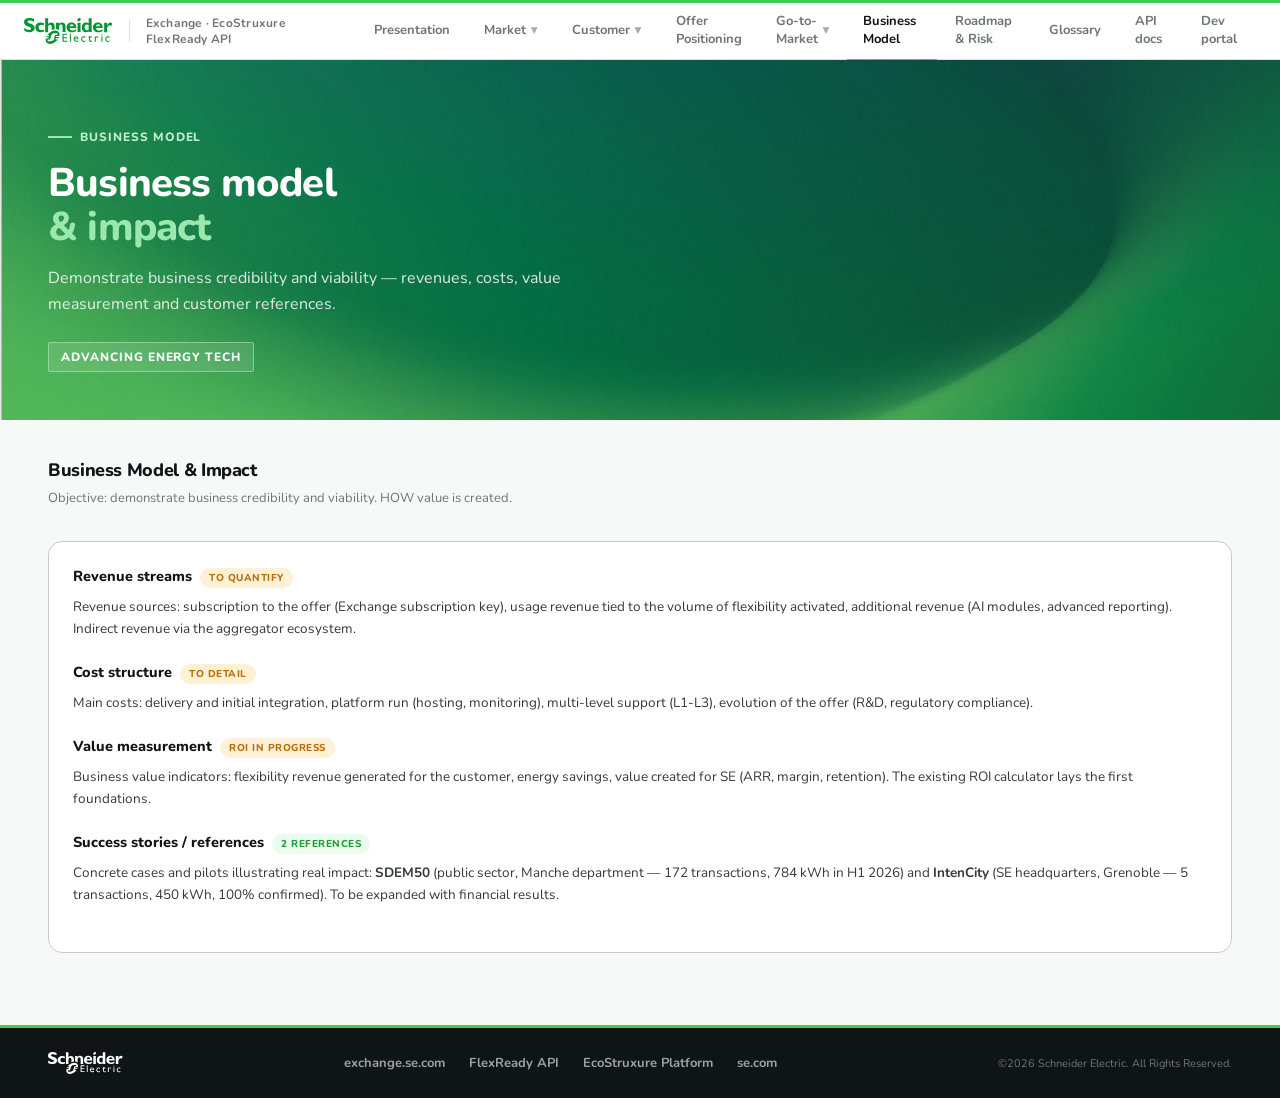
<file: business-model.html>
<!DOCTYPE html>
<html lang="en"><head>
<meta charset="UTF-8">
<meta name="viewport" content="width=device-width, initial-scale=1.0">
<title>EcoStruxure FlexReady API — Business Model | Schneider Electric</title>
<link rel="stylesheet" href="styles.css">
<link rel="stylesheet" href="flexready.css">


</head>

<body>

<div id="site-header"></div>

<div class="hero">
  <div class="hero-inner">
    <div class="hero-left">
      <div class="hero-eyebrow">BUSINESS MODEL</div>
      <h1>Business model<br><em>&amp; impact</em></h1>
      <p class="hero-sub">Demonstrate business credibility and viability — revenues, costs, value measurement and customer references.</p>
      <div class="hero-tagline">Advancing Energy Tech</div>
    </div>
  </div>
</div>

<div class="flow-wrap"><div class="flow-intro">
    <h2 style="font-size:18px;font-weight:800;color:var(--text-strong);margin-bottom:6px;">Business Model &amp; Impact</h2>
    <p style="font-size:13px;color:var(--text-muted);line-height:1.7;margin-bottom:20px;max-width:820px;">Objective: demonstrate business credibility and viability. HOW value is created.</p>
  </div>
  <div style="background:var(--surface-card);border:1px solid var(--border-default);border-radius:14px;padding:24px;margin-bottom:16px;">
    <div style="margin-bottom:22px;">
      <div style="font-size:14.5px;font-weight:800;color:var(--text-strong);margin-bottom:8px;">Revenue streams<span style="display:inline-block;font-size:10px;font-weight:800;letter-spacing:0.05em;text-transform:uppercase;padding:3px 9px;border-radius:20px;margin-left:8px;vertical-align:middle;background:var(--se-warning-100);color:var(--se-warning-700);">to quantify</span></div>
      <div style="font-size:13.5px;color:var(--text-body);line-height:1.65;">Revenue sources: subscription to the offer (Exchange subscription key), usage revenue tied to the volume of flexibility activated, additional revenue (AI modules, advanced reporting). Indirect revenue via the aggregator ecosystem.</div>
    </div>
    <div style="margin-bottom:22px;">
      <div style="font-size:14.5px;font-weight:800;color:var(--text-strong);margin-bottom:8px;">Cost structure<span style="display:inline-block;font-size:10px;font-weight:800;letter-spacing:0.05em;text-transform:uppercase;padding:3px 9px;border-radius:20px;margin-left:8px;vertical-align:middle;background:var(--se-warning-100);color:var(--se-warning-700);">to detail</span></div>
      <div style="font-size:13.5px;color:var(--text-body);line-height:1.65;">Main costs: delivery and initial integration, platform run (hosting, monitoring), multi-level support (L1-L3), evolution of the offer (R&D, regulatory compliance).</div>
    </div>
    <div style="margin-bottom:22px;">
      <div style="font-size:14.5px;font-weight:800;color:var(--text-strong);margin-bottom:8px;">Value measurement<span style="display:inline-block;font-size:10px;font-weight:800;letter-spacing:0.05em;text-transform:uppercase;padding:3px 9px;border-radius:20px;margin-left:8px;vertical-align:middle;background:var(--se-warning-100);color:var(--se-warning-700);">ROI in progress</span></div>
      <div style="font-size:13.5px;color:var(--text-body);line-height:1.65;">Business value indicators: flexibility revenue generated for the customer, energy savings, value created for SE (ARR, margin, retention). The existing ROI calculator lays the first foundations.</div>
    </div>
    <div style="margin-bottom:22px;">
      <div style="font-size:14.5px;font-weight:800;color:var(--text-strong);margin-bottom:8px;">Success stories / references<span style="display:inline-block;font-size:10px;font-weight:800;letter-spacing:0.05em;text-transform:uppercase;padding:3px 9px;border-radius:20px;margin-left:8px;vertical-align:middle;background:var(--se-green-50);color:var(--se-green-700);">2 references</span></div>
      <div style="font-size:13.5px;color:var(--text-body);line-height:1.65;">Concrete cases and pilots illustrating real impact: <strong>SDEM50</strong> (public sector, Manche department — 172 transactions, 784 kWh in H1 2026) and <strong>IntenCity</strong> (SE headquarters, Grenoble — 5 transactions, 450 kWh, 100% confirmed). To be expanded with financial results.</div>
    </div>
  </div></div>


<!-- FOOTER -->
<div id="site-footer"></div>


<script src="components.js"></script>

</body>
</html>
</file>
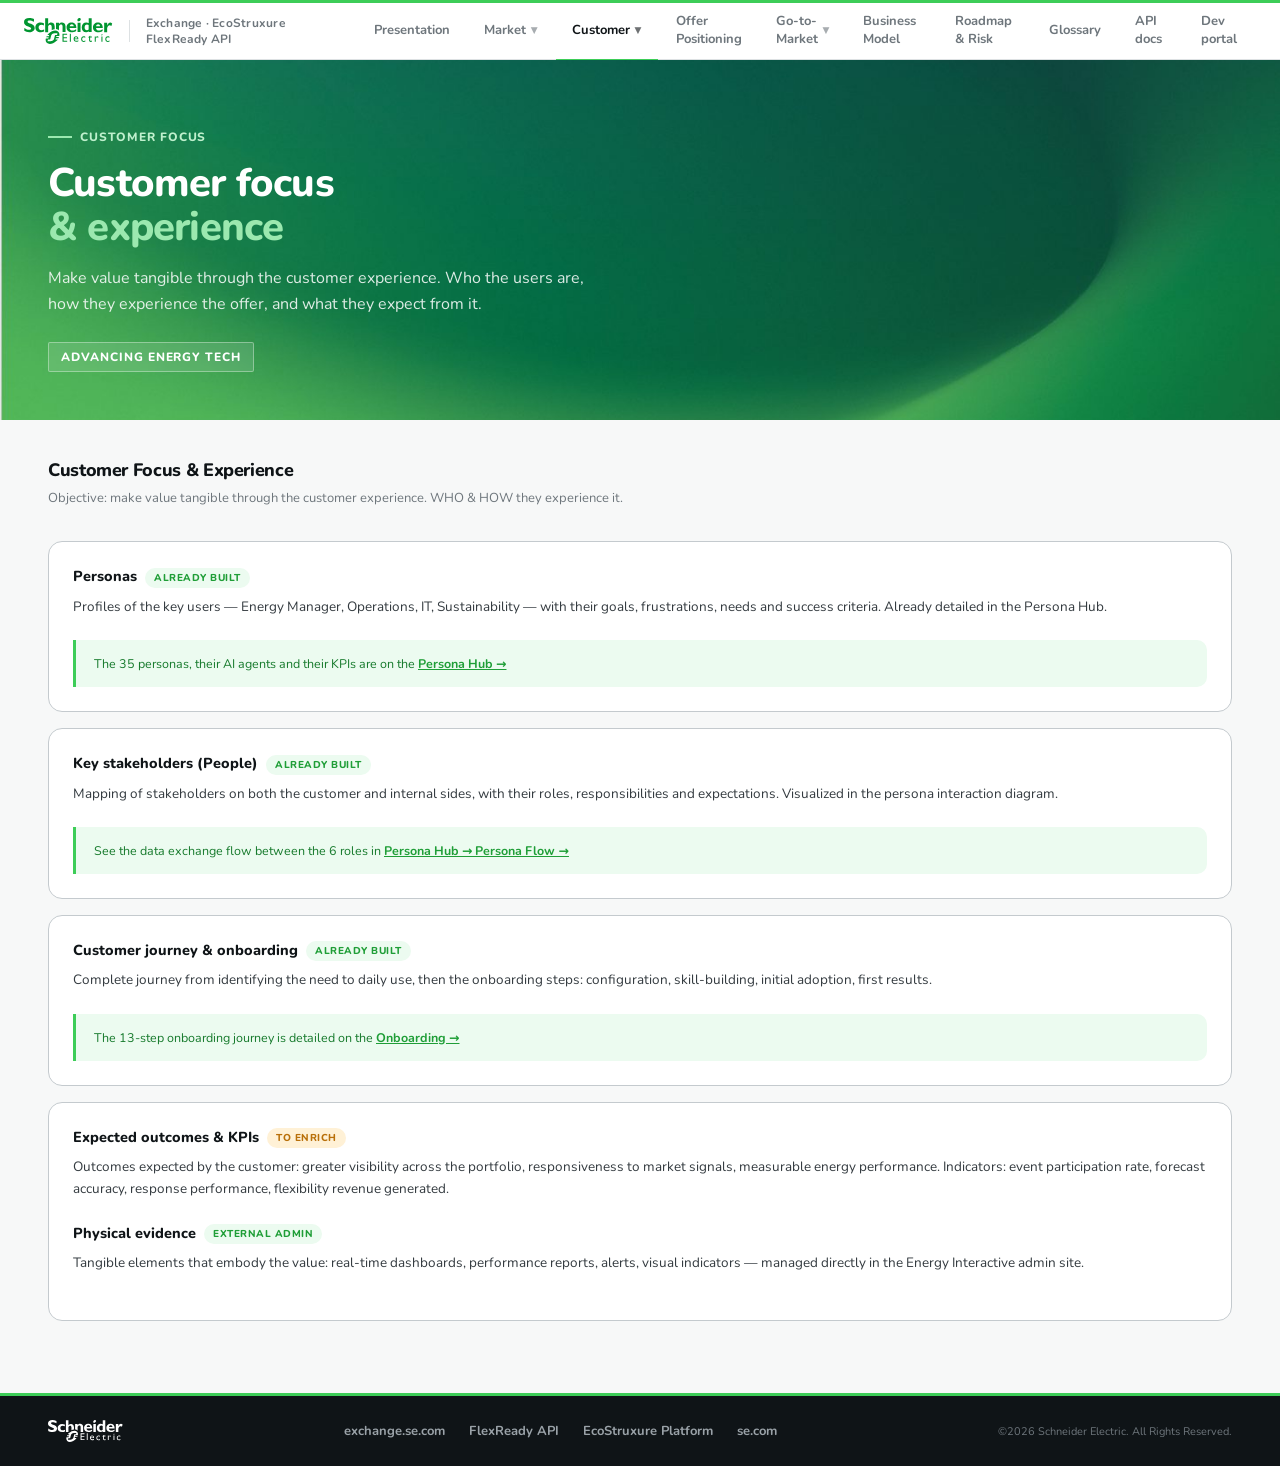
<file: customer.html>
<!DOCTYPE html>
<html lang="en"><head>
<meta charset="UTF-8">
<meta name="viewport" content="width=device-width, initial-scale=1.0">
<title>EcoStruxure FlexReady API — Customer | Schneider Electric</title>
<link rel="stylesheet" href="styles.css">
<link rel="stylesheet" href="flexready.css">


</head>

<body>

 <div id="site-header"></div> 

<div class="hero">
  <div class="hero-inner">
    <div class="hero-left">
      <div class="hero-eyebrow">CUSTOMER FOCUS</div>
      <h1>Customer focus<br><em>&amp; experience</em></h1>
      <p class="hero-sub">Make value tangible through the customer experience. Who the users are, how they experience the offer, and what they expect from it.</p>
      <div class="hero-tagline">Advancing Energy Tech</div>
    </div>
  </div>
</div>

<div class="flow-wrap"><div class="flow-intro">
    <h2 style="font-size:18px;font-weight:800;color:var(--text-strong);margin-bottom:6px;">Customer Focus &amp; Experience</h2>
    <p style="font-size:13px;color:var(--text-muted);line-height:1.7;margin-bottom:20px;max-width:820px;">Objective: make value tangible through the customer experience. WHO &amp; HOW they experience it.</p>
  </div>
  <div style="background:var(--surface-card);border:1px solid var(--border-default);border-radius:14px;padding:24px;margin-bottom:16px;">
    <div style="margin-bottom:22px;">
      <div style="font-size:14.5px;font-weight:800;color:var(--text-strong);margin-bottom:8px;">Personas<span style="display:inline-block;font-size:10px;font-weight:800;letter-spacing:0.05em;text-transform:uppercase;padding:3px 9px;border-radius:20px;margin-left:8px;vertical-align:middle;background:var(--se-green-50);color:var(--se-green-700);">already built</span></div>
      <div style="font-size:13.5px;color:var(--text-body);line-height:1.65;">Profiles of the key users — Energy Manager, Operations, IT, Sustainability — with their goals, frustrations, needs and success criteria. Already detailed in the Persona Hub.</div>
    </div>
    <div style="background:var(--se-green-50);border-left:3px solid var(--se-green-500);border-radius:0 10px 10px 0;padding:14px 18px;margin-top:14px;"><span style="font-size:12.5px;color:var(--se-green-800);">The 35 personas, their AI agents and their KPIs are on the <a href="persona.html" style="color:var(--se-green-700);font-weight:700;text-decoration:underline;">Persona Hub →</a></span></div>
  </div>
  <div style="background:var(--surface-card);border:1px solid var(--border-default);border-radius:14px;padding:24px;margin-bottom:16px;">
    <div style="margin-bottom:22px;">
      <div style="font-size:14.5px;font-weight:800;color:var(--text-strong);margin-bottom:8px;">Key stakeholders (People)<span style="display:inline-block;font-size:10px;font-weight:800;letter-spacing:0.05em;text-transform:uppercase;padding:3px 9px;border-radius:20px;margin-left:8px;vertical-align:middle;background:var(--se-green-50);color:var(--se-green-700);">already built</span></div>
      <div style="font-size:13.5px;color:var(--text-body);line-height:1.65;">Mapping of stakeholders on both the customer and internal sides, with their roles, responsibilities and expectations. Visualized in the persona interaction diagram.</div>
    </div>
    <div style="background:var(--se-green-50);border-left:3px solid var(--se-green-500);border-radius:0 10px 10px 0;padding:14px 18px;margin-top:14px;"><span style="font-size:12.5px;color:var(--se-green-800);">See the data exchange flow between the 6 roles in <a href="persona.html" style="color:var(--se-green-700);font-weight:700;text-decoration:underline;">Persona Hub → Persona Flow →</a></span></div>
  </div>
  <div style="background:var(--surface-card);border:1px solid var(--border-default);border-radius:14px;padding:24px;margin-bottom:16px;">
    <div style="margin-bottom:22px;">
      <div style="font-size:14.5px;font-weight:800;color:var(--text-strong);margin-bottom:8px;">Customer journey &amp; onboarding<span style="display:inline-block;font-size:10px;font-weight:800;letter-spacing:0.05em;text-transform:uppercase;padding:3px 9px;border-radius:20px;margin-left:8px;vertical-align:middle;background:var(--se-green-50);color:var(--se-green-700);">already built</span></div>
      <div style="font-size:13.5px;color:var(--text-body);line-height:1.65;">Complete journey from identifying the need to daily use, then the onboarding steps: configuration, skill-building, initial adoption, first results.</div>
    </div>
    <div style="background:var(--se-green-50);border-left:3px solid var(--se-green-500);border-radius:0 10px 10px 0;padding:14px 18px;margin-top:14px;"><span style="font-size:12.5px;color:var(--se-green-800);">The 13-step onboarding journey is detailed on the <a href="onboarding.html" style="color:var(--se-green-700);font-weight:700;text-decoration:underline;">Onboarding →</a></span></div>
  </div>
  <div style="background:var(--surface-card);border:1px solid var(--border-default);border-radius:14px;padding:24px;margin-bottom:16px;">
    <div style="margin-bottom:22px;">
      <div style="font-size:14.5px;font-weight:800;color:var(--text-strong);margin-bottom:8px;"><span id="kpis"></span>Expected outcomes &amp; KPIs<span style="display:inline-block;font-size:10px;font-weight:800;letter-spacing:0.05em;text-transform:uppercase;padding:3px 9px;border-radius:20px;margin-left:8px;vertical-align:middle;background:var(--se-warning-100);color:var(--se-warning-700);">to enrich</span></div>
      <div style="font-size:13.5px;color:var(--text-body);line-height:1.65;">Outcomes expected by the customer: greater visibility across the portfolio, responsiveness to market signals, measurable energy performance. Indicators: event participation rate, forecast accuracy, response performance, flexibility revenue generated.</div>
    </div>
    <div style="margin-bottom:22px;">
      <div style="font-size:14.5px;font-weight:800;color:var(--text-strong);margin-bottom:8px;">Physical evidence<span style="display:inline-block;font-size:10px;font-weight:800;letter-spacing:0.05em;text-transform:uppercase;padding:3px 9px;border-radius:20px;margin-left:8px;vertical-align:middle;background:var(--se-green-50);color:var(--se-green-700);">external admin</span></div>
      <div style="font-size:13.5px;color:var(--text-body);line-height:1.65;">Tangible elements that embody the value: real-time dashboards, performance reports, alerts, visual indicators — managed directly in the Energy Interactive admin site.</div>
    </div>
  </div></div>


<!-- FOOTER -->
<div id="site-footer"></div>


<script src="components.js"></script>

</body>
</html>
</file>
<file: styles.css>
/* ============================================================
   Schneider Electric Design System
   Global entry point — @import lines only. Consumers link THIS file.
   ============================================================ */
@import url('./tokens/fonts.css');
@import url('./tokens/colors.css');
@import url('./tokens/typography.css');
@import url('./tokens/spacing.css');
</file>
<file: flexready.css>
/* ============================================================
   EcoStruxure FlexReady microsite — full design system.
   Consumed via <link> by every page (after styles.css which
   provides tokens + Nunito webfont).
   This file contains the COMPLETE component styles: navbar,
   dropdowns, hero, footer, cards, flow diagrams, sub-tabs,
   tables, banners — everything the pages render.
   ============================================================ */

/* ============================================================
   EcoStruxure FlexReady microsite — redesigned on the
   Schneider Electric Design System.
   Links ../styles.css for tokens + Nunito; this file restyles
   every class the pages use. Legacy var names are mapped to DS
   tokens so existing inline styles/JS keep working.
   ============================================================ */

/* ---- Legacy → DS token compatibility map ---- */
:root {
  --life-green:     var(--se-green-500);
  --dark-green:     var(--se-gray-900);   /* repurposed: clean near-black, not a green flood */
  --mid-green:      var(--se-gray-800);
  --electric-green: var(--se-green-400);
  --light-green:    var(--se-green-50);
  --light-grey:     var(--se-gray-100);
  --white:          #ffffff;

  --text-dark:      var(--text-strong);
  --text-body:      var(--se-gray-700);
  --text-muted:     var(--se-gray-500);
  --text-light:     var(--se-gray-400);
  --border:         var(--se-gray-200);
  --surface:        var(--se-gray-0);
  --bg-page:        var(--se-gray-50);

  --regulated:      var(--se-green-700);
  --regulated-bg:   var(--se-green-50);
  --deregulated:    var(--se-info-700);
  --deregulated-bg: var(--se-info-100);

  --r-sm: var(--radius-sm);
  --r:    var(--radius-md);
  --r-lg: var(--radius-lg);
  --r-xl: var(--radius-xl);
}

* { box-sizing: border-box; margin: 0; padding: 0; }
body {
  font-family: var(--font-body);
  background: var(--surface-page);
  color: var(--text-body);
  font-size: var(--fs-body-sm);
  -webkit-font-smoothing: antialiased;
}

/* ── Top brand accent rule (flat) ── */
.topbar { height: 3px; background: var(--se-green-500); }

/* ════════════════════════════════════════════
   NAVBAR — clean white, green active underline
   ════════════════════════════════════════════ */
.navbar {
  background: var(--surface-card);
  height: var(--header-h);
  display: flex;
  align-items: center;
  padding: 0 var(--space-5);
  border-bottom: 1px solid var(--border-subtle);
  border-top: 3px solid var(--se-green-500);
  gap: var(--space-4);
}
/* Wordmark (placeholder for official logo) */
.brand { display: flex; align-items: center; gap: 10px; text-decoration: none; flex-shrink: 0; }
.brand-mark {
  width: 26px; height: 26px; border-radius: var(--radius-sm);
  background: var(--se-green-500);
  display: inline-block; flex-shrink: 0;
}
.brand-name {
  font-weight: var(--fw-bold); font-size: 15px; color: var(--se-green-deep);
  letter-spacing: -0.01em; line-height: 1;
}
.brand-name b { font-weight: var(--fw-regular); letter-spacing: 0.14em; margin-left: 2px; }

/* Legacy logo classes (in case markup keeps them) */
.nav-logo { display: none; }
.nav-brand { font-weight: var(--fw-bold); font-size: 13px; color: var(--se-green-deep); letter-spacing: 0; }
.nav-sep { width: 1px; height: 22px; background: var(--border-subtle); flex-shrink: 0; }
.nav-product { color: var(--text-muted); font-size: var(--fs-overline); font-weight: var(--fw-semibold); letter-spacing: 0.02em; }
.nav-links { display: flex; align-items: stretch; height: var(--header-h); margin-left: var(--space-2); gap: 2px; }
.nav-link {
  display: flex; align-items: center;
  color: var(--text-muted); font-size: var(--fs-caption); font-weight: var(--fw-semibold);
  padding: 0 var(--space-4); cursor: pointer;
  border-bottom: 2px solid transparent;
  text-decoration: none;
  transition: color var(--dur-fast) var(--ease-standard), border-color var(--dur-fast) var(--ease-standard);
}
.nav-link:hover { color: var(--text-strong); }
.nav-link.active { color: var(--text-strong); border-bottom-color: var(--se-green-500); }
.nav-actions { margin-left: auto; display: flex; align-items: center; gap: var(--space-2); }

.btn-ghost {
  padding: 8px var(--space-4); border-radius: var(--radius-sm);
  border: 1.5px solid var(--se-green-600); color: var(--se-green-700);
  background: transparent; font: var(--fw-semibold) var(--fs-caption)/1 var(--font-body);
  cursor: pointer; transition: background var(--dur-fast) var(--ease-standard);
}
.btn-ghost:hover { background: var(--se-green-50); }
.btn-solid {
  padding: 8px var(--space-4); border-radius: var(--radius-sm);
  background: var(--action-primary); color: var(--action-on-primary);
  border: none; font: var(--fw-semibold) var(--fs-caption)/1 var(--font-body);
  cursor: pointer; transition: background var(--dur-fast) var(--ease-standard);
}
.btn-solid:hover { background: var(--action-primary-hover); }

/* ════════════════════════════════════════════
   HERO — clean light header panel (no gradient/glow)
   ════════════════════════════════════════════ */
.hero {
  background: var(--surface-card);
  padding: var(--space-9) var(--space-8) var(--space-8);
  border-bottom: 1px solid var(--border-subtle);
  position: relative;
}
.hero::before, .hero::after { content: none; }
.hero-inner {
  max-width: var(--container-max); margin: 0 auto;
  display: flex; align-items: center; gap: var(--space-9);
}
.hero-left { flex: 1; }
.hero-eyebrow {
  display: inline-flex; align-items: center; gap: var(--space-2);
  font-size: var(--fs-overline); font-weight: var(--fw-bold); letter-spacing: var(--ls-overline);
  text-transform: uppercase; color: var(--se-green-700);
  margin-bottom: var(--space-4);
}
.hero-eyebrow::before { content: ''; display: inline-block; width: 24px; height: 2px; background: var(--se-green-500); }
.hero h1 {
  font: var(--text-h1); color: var(--text-strong);
  letter-spacing: var(--ls-tight); margin-bottom: var(--space-4);
}
.hero h1 em { font-style: normal; color: var(--se-green-700); }
.hero-sub {
  color: var(--text-muted); font-size: var(--fs-body); line-height: var(--lh-relaxed);
  max-width: 540px;
}
.hero-tagline {
  display: inline-block; margin-top: var(--space-5);
  font-size: var(--fs-overline); font-weight: var(--fw-bold); letter-spacing: var(--ls-overline);
  text-transform: uppercase; color: var(--se-green-700);
  border: 1px solid var(--se-green-200);
  padding: 6px var(--space-3); border-radius: var(--radius-xs);
  background: var(--se-green-50);
}
.hero-stats {
  display: flex; gap: 0; margin-top: var(--space-7);
  background: var(--surface-page);
  border: 1px solid var(--border-subtle);
  border-radius: var(--radius-lg);
  width: fit-content; overflow: hidden;
}
.stat-item { padding: var(--space-4) var(--space-6); border-right: 1px solid var(--border-subtle); }
.stat-item:last-child { border-right: none; }
.stat-val { font: var(--fw-black) 28px/1 var(--font-brand); color: var(--se-green-700); letter-spacing: var(--ls-tight); }
.stat-val[style] { color: var(--se-green-700) !important; }
.stat-label { font-size: 10px; font-weight: var(--fw-bold); color: var(--text-muted); text-transform: uppercase; letter-spacing: var(--ls-overline); margin-top: 6px; }

/* Hero right — API endpoints card (clean white) */
.hero-right { flex-shrink: 0; }
.api-card {
  background: var(--surface-page);
  border: 1px solid var(--border-subtle);
  border-radius: var(--radius-xl);
  padding: var(--space-5) var(--space-6);
  min-width: 300px;
  backdrop-filter: none;
  box-shadow: var(--shadow-sm);
}
.api-card-tag { font-size: 10px; font-weight: var(--fw-bold); letter-spacing: var(--ls-overline); text-transform: uppercase; color: var(--se-green-700); margin-bottom: 4px; }
.api-card-name { color: var(--text-strong); font-size: var(--fs-body); font-weight: var(--fw-bold); margin-bottom: var(--space-4); }
.api-endpoints { display: flex; flex-direction: column; gap: var(--space-2); }
.ep { display: flex; align-items: center; gap: var(--space-3); }
.ep-method {
  font: var(--fw-bold) 10px/1 var(--font-mono); padding: 3px 7px;
  border-radius: var(--radius-xs); min-width: 40px; text-align: center; letter-spacing: 0.04em;
}
.ep-get  { background: var(--se-green-50); color: var(--se-green-800); border: 1px solid var(--se-green-200); }
.ep-post { background: var(--se-info-100); color: var(--se-info-700); border: 1px solid #bcd4f5; }
.ep-put  { background: var(--se-warning-100); color: var(--se-warning-700); border: 1px solid #f3dca6; }
.ep-path { color: var(--text-body); font-family: var(--font-mono); font-size: var(--fs-caption); }
.api-card-foot {
  margin-top: var(--space-4); padding-top: var(--space-3);
  border-top: 1px solid var(--border-subtle);
  display: flex; align-items: center; justify-content: space-between;
}
.api-version { font-size: 11px; color: var(--text-muted); font-weight: var(--fw-medium); }
.api-status { display: flex; align-items: center; gap: 6px; font-size: 11px; color: var(--se-green-700); font-weight: var(--fw-bold); }
.api-status::before { content: ''; width: 7px; height: 7px; border-radius: 50%; background: var(--se-green-500); }

/* ════════════════════════════════════════════
   FILTER BAR
   ════════════════════════════════════════════ */
.filter-bar {
  background: var(--surface-card);
  border-bottom: 1px solid var(--border-subtle);
  padding: 0 var(--space-8);
  display: flex; flex-wrap: wrap; align-items: stretch;
  position: sticky; top: 0; z-index: 100;
  box-shadow: var(--shadow-xs);
  min-height: 56px;
}
.filter-group {
  display: flex; flex-direction: column; justify-content: center; gap: var(--space-1);
  padding: var(--space-2) var(--space-5) var(--space-2) 0;
  border-right: 1px solid var(--border-subtle);
  margin-right: var(--space-5);
}
.filter-group:last-of-type { border-right: none; margin-right: 0; }
.filter-label { font-size: 10px; font-weight: var(--fw-bold); color: var(--text-muted); text-transform: uppercase; letter-spacing: var(--ls-overline); }
.filter-pills { display: flex; gap: 6px; flex-wrap: wrap; align-items: center; }
.pill {
  padding: 5px var(--space-3); border-radius: var(--radius-sm);
  border: 1px solid var(--border-default);
  background: var(--surface-card); color: var(--text-body);
  font-size: var(--fs-caption); font-weight: var(--fw-semibold); cursor: pointer;
  transition: all var(--dur-fast) var(--ease-standard); white-space: nowrap;
}
.pill:hover { border-color: var(--se-green-500); color: var(--se-green-800); background: var(--se-green-50); }
.pill.active { background: var(--action-primary); border-color: var(--action-primary); color: var(--action-on-primary); }
.pill.active-reg { background: var(--se-green-700); border-color: var(--se-green-700); color: #fff; }
.pill.active-dereg { background: var(--se-info-700); border-color: var(--se-info-700); color: #fff; }
.pill.active-se { background: var(--se-gray-900); border-color: var(--se-gray-900); color: var(--se-green-400); }
.filter-count { font-size: var(--fs-caption); color: var(--text-muted); align-self: center; margin-left: auto; padding-left: var(--space-5); white-space: nowrap; }
.filter-count span { font-weight: var(--fw-bold); color: var(--se-green-700); }

/* ════════════════════════════════════════════
   MAIN + SECTOR BLOCKS
   ════════════════════════════════════════════ */
.main { padding: var(--space-7) var(--space-8); max-width: var(--container-max); margin: 0 auto; }
.sector-block { margin-bottom: var(--space-9); }
.sector-header {
  display: flex; align-items: center; gap: var(--space-4);
  margin-bottom: var(--space-5); padding-bottom: var(--space-3);
  border-bottom: 1px solid var(--border-subtle);
}
.sector-icon {
  width: 38px; height: 38px; background: var(--se-green-50);
  border: 1px solid var(--se-green-200);
  border-radius: var(--radius-md); display: flex; align-items: center; justify-content: center; flex-shrink: 0;
}
.sector-icon svg { width: 18px; height: 18px; stroke: var(--se-green-700); fill: none; stroke-width: 1.75; stroke-linecap: round; stroke-linejoin: round; }
.sector-title { font: var(--fw-bold) var(--fs-h4)/1.2 var(--font-brand); color: var(--text-strong); letter-spacing: -0.01em; }
.sector-desc { font-size: var(--fs-caption); color: var(--text-muted); margin-top: 3px; }
.sector-count {
  margin-left: auto; font-size: var(--fs-caption); color: var(--text-muted);
  background: var(--surface-card); padding: 4px var(--space-3);
  border-radius: var(--radius-pill); border: 1px solid var(--border-subtle); font-weight: var(--fw-semibold);
}

/* ════════════════════════════════════════════
   PERSONA CARDS
   ════════════════════════════════════════════ */
.cards-grid { display: grid; grid-template-columns: repeat(auto-fill, minmax(300px, 1fr)); gap: var(--space-4); }
.persona-card {
  background: var(--surface-card);
  border-radius: var(--radius-lg);
  border: 1px solid var(--border-subtle);
  box-shadow: var(--shadow-sm);
  cursor: pointer;
  transition: box-shadow var(--dur-base) var(--ease-standard), transform var(--dur-base) var(--ease-standard), border-color var(--dur-base) var(--ease-standard);
  overflow: hidden; display: flex; flex-direction: column;
}
.persona-card:hover {
  border-color: var(--se-green-300);
  box-shadow: var(--shadow-md);
  transform: translateY(-2px);
}
.persona-card:active { transform: translateY(0); }
.persona-card::before {
  content: ''; display: block; height: 3px; width: 100%;
  background: var(--border-subtle);
  transition: background var(--dur-base) var(--ease-standard);
}
.persona-card.has-agent::before  { background: var(--se-green-500); }
.persona-card.se-primary::before { background: var(--se-green-500); }
.persona-card.se-secondary::before { background: var(--se-green-300); }
.persona-card:hover::before { background: var(--se-green-500); }

.card-top { padding: var(--space-4) var(--space-4) var(--space-3); display: flex; align-items: flex-start; gap: var(--space-3); }
.card-avatar {
  width: 44px; height: 44px; border-radius: var(--radius-md);
  display: flex; align-items: center; justify-content: center;
  font: var(--fw-bold) var(--fs-caption)/1 var(--font-body); flex-shrink: 0; letter-spacing: 0.02em;
}
.card-avatar.reg  { background: var(--se-green-50); color: var(--se-green-700); }
.card-avatar.dereg { background: var(--se-info-100); color: var(--se-info-700); }
.card-name { font: var(--fw-bold) var(--fs-body)/1.3 var(--font-brand); color: var(--text-strong); letter-spacing: -0.01em; }
.card-title { font-size: var(--fs-caption); color: var(--text-muted); margin-top: 3px; font-weight: var(--fw-semibold); }
.card-body { padding: 0 var(--space-4) var(--space-4); flex: 1; }
.card-desc { font-size: var(--fs-caption); color: var(--text-body); line-height: var(--lh-normal); }
.card-footer {
  padding: var(--space-3) var(--space-4);
  border-top: 1px solid var(--border-subtle);
  display: flex; align-items: center; justify-content: space-between;
  background: var(--surface-page);
  gap: var(--space-2);
}
.badge {
  display: inline-flex; align-items: center; gap: 4px;
  font-size: 10px; font-weight: var(--fw-bold); padding: 3px 8px;
  border-radius: var(--radius-xs); text-transform: uppercase; letter-spacing: 0.04em;
  white-space: nowrap;
}
.badge-reg   { background: var(--se-green-50); color: var(--se-green-800); }
.badge-dereg { background: var(--se-info-100); color: var(--se-info-700); }
.badge-agent { background: var(--se-green-600); color: #fff; }
.badge-se    { background: var(--surface-card); color: var(--se-green-700); border: 1px solid var(--se-green-300); }
.badge-se-sec { background: var(--se-green-50); color: var(--se-green-700); }
.card-arrow { color: var(--se-green-600); font-size: 18px; font-weight: 300; line-height: 1; }

.geo-divider {
  font-size: 10px; font-weight: var(--fw-bold); text-transform: uppercase;
  letter-spacing: var(--ls-overline); color: var(--text-muted);
  margin: var(--space-5) 0 var(--space-3); display: flex; align-items: center; gap: var(--space-3);
}
.geo-divider::after { content: ''; flex: 1; height: 1px; background: var(--border-subtle); }

/* ════════════════════════════════════════════
   MODAL + DETAIL PANEL
   ════════════════════════════════════════════ */
.overlay {
  display: none; position: fixed; inset: 0;
  background: rgba(15, 20, 23, 0.55); z-index: 200;
  overflow-y: auto; padding: var(--space-7) var(--space-4);
}
.overlay.open { display: flex; align-items: flex-start; justify-content: center; }
.detail-panel {
  background: var(--surface-card);
  border-radius: var(--radius-xl);
  width: 100%; max-width: 900px;
  overflow: hidden; margin: auto;
  box-shadow: var(--shadow-lg);
}
.detail-header {
  background: var(--surface-page);
  padding: var(--space-6);
  display: flex; align-items: flex-start; gap: var(--space-4);
  border-bottom: 1px solid var(--border-subtle);
  position: relative;
}
.detail-header::before, .detail-header::after { content: none; }
.detail-avatar {
  width: 56px; height: 56px; border-radius: var(--radius-md);
  display: flex; align-items: center; justify-content: center;
  font: var(--fw-bold) var(--fs-body)/1 var(--font-body); flex-shrink: 0; letter-spacing: 0.02em;
}
.detail-avatar.reg  { background: var(--se-green-50); color: var(--se-green-700); border: 1px solid var(--se-green-200); }
.detail-avatar.dereg { background: var(--se-info-100); color: var(--se-info-700); border: 1px solid #bcd4f5; }
.detail-name { font: var(--fw-bold) var(--fs-h3)/1.15 var(--font-brand); color: var(--text-strong); letter-spacing: var(--ls-tight); }
.detail-role { font-size: var(--fs-body-sm); color: var(--text-muted); margin-top: 4px; font-weight: var(--fw-semibold); }
.detail-org  { font-size: var(--fs-caption); color: var(--se-green-700); margin-top: 6px; font-weight: var(--fw-bold); }
.detail-close {
  margin-left: auto; background: var(--surface-card);
  border: 1px solid var(--border-default); color: var(--text-muted);
  font-size: 15px; cursor: pointer; padding: 7px 11px;
  border-radius: var(--radius-sm); line-height: 1; flex-shrink: 0;
  transition: all var(--dur-fast) var(--ease-standard);
}
.detail-close:hover { background: var(--surface-sunken); color: var(--text-strong); }

.detail-tabs { display: flex; border-bottom: 1px solid var(--border-subtle); background: var(--surface-card); padding: 0 var(--space-6); }
.tab-btn {
  padding: var(--space-4) var(--space-4); font-size: var(--fs-caption); font-weight: var(--fw-bold);
  color: var(--text-muted); border: none; background: none; cursor: pointer;
  border-bottom: 2px solid transparent; margin-bottom: -1px;
  transition: all var(--dur-fast) var(--ease-standard);
}
.tab-btn:hover { color: var(--text-strong); }
.tab-btn.active { color: var(--se-green-800); border-bottom-color: var(--se-green-500); }
.detail-body { padding: var(--space-6); max-height: 72vh; overflow-y: auto; }
.tab-pane { display: none; }
.tab-pane.active { display: block; }

.info-grid { display: grid; grid-template-columns: 1fr 1fr; gap: var(--space-3); margin-bottom: var(--space-5); }
.info-card { background: var(--surface-page); border-radius: var(--radius-sm); padding: var(--space-3) var(--space-4); border: 1px solid var(--border-subtle); }
.info-card-label { font-size: 10px; font-weight: var(--fw-bold); color: var(--text-muted); text-transform: uppercase; letter-spacing: var(--ls-overline); margin-bottom: 5px; }
.info-card-val { font-size: var(--fs-body-sm); font-weight: var(--fw-bold); color: var(--text-strong); }
.section-title {
  font-size: 11px; font-weight: var(--fw-bold); color: var(--text-muted);
  text-transform: uppercase; letter-spacing: var(--ls-overline);
  margin: var(--space-5) 0 var(--space-3); padding-bottom: var(--space-2);
  border-bottom: 1px solid var(--border-subtle);
}
.needs-list, .pain-list { list-style: none; display: flex; flex-direction: column; gap: var(--space-2); }
.needs-list li, .pain-list li { display: flex; gap: var(--space-3); font-size: var(--fs-body-sm); line-height: var(--lh-normal); color: var(--text-body); }
.needs-list li::before { content: ''; width: 3px; min-width: 3px; background: var(--se-green-500); border-radius: 2px; display: block; margin-top: 6px; }
.pain-list li::before  { content: ''; width: 3px; min-width: 3px; background: var(--se-error-500); border-radius: 2px; display: block; margin-top: 6px; }
.kpi-row { display: flex; flex-wrap: wrap; gap: var(--space-2); margin-top: var(--space-3); }
.kpi-chip {
  background: var(--surface-sunken); color: var(--text-body);
  border-radius: var(--radius-sm); padding: 6px var(--space-3);
  font: var(--fw-semibold) 11px/1.3 var(--font-mono);
  border: 1px solid var(--border-subtle);
}
.kpi-chip span { color: var(--se-green-700); }
.ref-companies { display: flex; flex-wrap: wrap; gap: 6px; margin-top: var(--space-3); }
.ref-chip { background: var(--surface-card); border: 1px solid var(--border-subtle); border-radius: var(--radius-sm); padding: 4px var(--space-3); font-size: var(--fs-caption); color: var(--text-muted); font-weight: var(--fw-semibold); }

/* SE FlexReady match box — featured card, green top accent */
.se-match-box {
  background: var(--se-green-50);
  border: 1px solid var(--se-green-200);
  border-top: 3px solid var(--se-green-500);
  border-radius: var(--radius-md); padding: var(--space-5);
  margin-bottom: var(--space-5); position: relative; overflow: hidden;
}
.se-match-box::before { content: none; }
.se-match-title { font-size: 11px; font-weight: var(--fw-bold); color: var(--se-green-800); text-transform: uppercase; letter-spacing: var(--ls-overline); margin-bottom: var(--space-3); display: flex; align-items: center; gap: var(--space-2); }
.se-match-title::before { content: ''; width: 16px; height: 2px; background: var(--se-green-600); display: block; }
.se-match-box p { font-size: var(--fs-body-sm); color: var(--se-green-900); line-height: var(--lh-relaxed); position: relative; z-index: 1; }
.se-score-bar { display: flex; align-items: center; gap: var(--space-2); margin-top: var(--space-3); }
.se-score-label { font-size: 10px; color: var(--se-green-800); font-weight: var(--fw-bold); min-width: 76px; text-transform: uppercase; letter-spacing: 0.04em; }
.se-score-dots { display: flex; gap: 4px; }
.se-dot { width: 10px; height: 10px; border-radius: 50%; background: var(--surface-card); border: 1px solid var(--se-green-300); }
.se-dot.filled { background: var(--se-green-500); border-color: var(--se-green-500); }
.se-match-features { display: flex; flex-wrap: wrap; gap: 6px; margin-top: var(--space-3); }
.se-feat { background: var(--surface-card); border: 1px solid var(--se-green-300); color: var(--se-green-700); font-size: 10px; font-weight: var(--fw-bold); padding: 4px var(--space-3); border-radius: var(--radius-xs); letter-spacing: 0.02em; }

/* ── AI Agent — clean light chat (was terminal-dark) ── */
.agent-section { border-radius: var(--radius-md); overflow: hidden; border: 1px solid var(--border-subtle); }
.agent-header { background: var(--surface-page); padding: var(--space-3) var(--space-4); display: flex; align-items: center; gap: var(--space-3); border-bottom: 1px solid var(--border-subtle); }
.agent-dot { width: 8px; height: 8px; border-radius: 50%; background: var(--se-green-500); }
.agent-header-text { font-size: var(--fs-body-sm); font-weight: var(--fw-bold); color: var(--text-strong); }
.agent-header-sub { font-size: 11px; color: var(--text-muted); margin-left: auto; font-family: var(--font-mono); }
.agent-ctx-bar { display: grid; background: var(--surface-page); border-bottom: 1px solid var(--border-subtle); }
.agent-ctx-bar.cols3 { grid-template-columns: repeat(3, 1fr); }
.agent-ctx-bar.cols4 { grid-template-columns: repeat(4, 1fr); }
.agent-ctx-item { padding: var(--space-3) var(--space-4); border-right: 1px solid var(--border-subtle); }
.agent-ctx-item:last-child { border-right: none; }
.agent-ctx-label { font-size: 10px; color: var(--text-muted); text-transform: uppercase; letter-spacing: var(--ls-overline); font-weight: var(--fw-bold); }
.agent-ctx-val { font: var(--fw-bold) var(--fs-body-sm)/1.2 var(--font-mono); color: var(--se-green-800); margin-top: 4px; }
.chat-area { background: var(--surface-page); min-height: 280px; max-height: 360px; overflow-y: auto; padding: var(--space-4); display: flex; flex-direction: column; gap: var(--space-3); }
.chat-msg { max-width: 82%; padding: var(--space-3) var(--space-4); border-radius: var(--radius-md); font-size: var(--fs-body-sm); line-height: var(--lh-normal); }
.chat-msg.agent { background: var(--surface-card); color: var(--text-body); border: 1px solid var(--border-subtle); border-bottom-left-radius: var(--radius-xs); align-self: flex-start; }
.chat-msg.user  { background: var(--se-green-600); color: #fff; border-bottom-right-radius: var(--radius-xs); align-self: flex-end; }
.chat-msg-wrap { display: flex; flex-direction: column; }
.chat-msg-wrap.u { align-items: flex-end; }
.chat-meta { font-size: 10px; color: var(--text-muted); margin-top: 4px; font-weight: var(--fw-semibold); }
.chat-typing { display: flex; align-items: center; gap: 5px; padding: var(--space-3) var(--space-4); background: var(--surface-card); border: 1px solid var(--border-subtle); border-radius: var(--radius-md); align-self: flex-start; width: fit-content; }
.chat-dot { width: 6px; height: 6px; border-radius: 50%; background: var(--se-green-500); animation: blink 1.2s infinite; }
.chat-dot:nth-child(2) { animation-delay: 0.2s; }
.chat-dot:nth-child(3) { animation-delay: 0.4s; }
@keyframes blink { 0%,80%,100%{opacity:0.25} 40%{opacity:1} }
.chat-sugs { padding: var(--space-3) var(--space-4); background: var(--surface-card); border-top: 1px solid var(--border-subtle); display: flex; flex-wrap: wrap; gap: 6px; }
.chat-sug { font-size: var(--fs-caption); padding: 6px var(--space-3); border-radius: var(--radius-xs); border: 1px solid var(--border-default); background: var(--surface-card); color: var(--text-body); cursor: pointer; transition: all var(--dur-fast) var(--ease-standard); font-weight: var(--fw-semibold); }
.chat-sug:hover { background: var(--se-green-50); color: var(--se-green-800); border-color: var(--se-green-500); }
.chat-input-row { display: flex; gap: var(--space-2); padding: var(--space-3) var(--space-4); background: var(--surface-card); border-top: 1px solid var(--border-subtle); }
.chat-input { flex: 1; height: 40px; border: 1px solid var(--border-default); border-radius: var(--radius-sm); padding: 0 var(--space-3); font-size: var(--fs-body-sm); font-family: var(--font-body); color: var(--text-strong); }
.chat-input:focus { outline: none; border-color: var(--border-focus); box-shadow: var(--focus-ring); }
.chat-send { height: 40px; padding: 0 var(--space-5); background: var(--action-primary); color: #fff; border: none; border-radius: var(--radius-sm); font-size: var(--fs-body-sm); font-weight: var(--fw-bold); cursor: pointer; transition: background var(--dur-fast) var(--ease-standard); }
.chat-send:hover { background: var(--action-primary-hover); }

/* Contact tab */
.contact-section { margin-bottom: var(--space-5); }
.contact-section-title { font-size: 11px; font-weight: var(--fw-bold); color: var(--text-muted); text-transform: uppercase; letter-spacing: var(--ls-overline); margin-bottom: var(--space-3); padding-bottom: var(--space-2); border-bottom: 1px solid var(--border-subtle); }
.contact-tip { background: var(--se-green-50); border-radius: var(--radius-sm); border: 1px solid var(--se-green-200); padding: var(--space-3) var(--space-4); font-size: var(--fs-body-sm); color: var(--se-green-900); line-height: var(--lh-relaxed); margin-bottom: var(--space-3); }
.contact-tip strong { color: var(--se-green-900); font-weight: var(--fw-bold); }
.linkedin-card { background: var(--surface-card); border: 1px solid var(--border-subtle); border-radius: var(--radius-md); padding: var(--space-3) var(--space-4); margin-bottom: var(--space-2); display: flex; align-items: flex-start; gap: var(--space-3); transition: border-color var(--dur-fast) var(--ease-standard); }
.linkedin-card:hover { border-color: var(--se-info-500); }
.li-icon { width: 34px; height: 34px; background: var(--se-info-700); border-radius: var(--radius-sm); display: flex; align-items: center; justify-content: center; flex-shrink: 0; }
.li-icon svg { width: 18px; height: 18px; fill: #fff; }
.li-title { font-size: var(--fs-body-sm); font-weight: var(--fw-bold); color: var(--text-strong); }
.li-desc { font-size: var(--fs-caption); color: var(--text-muted); margin-top: 2px; line-height: var(--lh-snug); }
.li-btn { margin-left: auto; padding: 7px var(--space-4); background: var(--se-info-700); color: #fff; border: none; border-radius: var(--radius-sm); font-size: var(--fs-caption); font-weight: var(--fw-bold); cursor: pointer; text-decoration: none; display: inline-block; white-space: nowrap; flex-shrink: 0; }
.li-btn:hover { background: var(--se-info-500); }

/* ════════════════════════════════════════════
   FOOTER — flat inverse surface
   ════════════════════════════════════════════ */
.footer {
  background: var(--surface-inverse);
  border-top: 3px solid var(--se-green-500);
  padding: var(--space-5) var(--space-8);
  display: flex; align-items: center; justify-content: space-between;
  margin-top: var(--space-4); gap: var(--space-5); flex-wrap: wrap;
}
.footer-brand { display: flex; align-items: center; gap: var(--space-3); }
.footer-logo { display: flex; align-items: center; gap: var(--space-2); }
.footer-mark { width: 20px; height: 20px; border-radius: var(--radius-xs); background: var(--se-green-500); display: inline-block; }
.footer-name { color: #fff; font-size: var(--fs-caption); font-weight: var(--fw-bold); letter-spacing: 0.02em; }
.footer-tag { color: var(--se-green-400); font-size: 10px; font-weight: var(--fw-bold); letter-spacing: var(--ls-overline); text-transform: uppercase; margin-top: 2px; }
.footer-links { display: flex; gap: var(--space-5); flex-wrap: wrap; }
.footer-link { color: var(--se-gray-400); font-size: var(--fs-caption); font-weight: var(--fw-semibold); text-decoration: none; cursor: pointer; transition: color var(--dur-fast) var(--ease-standard); }
.footer-link:hover { color: var(--se-green-400); }
.footer-copy { color: var(--se-gray-500); font-size: 11px; }

.empty-state { text-align: center; padding: var(--space-11) var(--space-5); color: var(--text-muted); }

/* ════════════════════════════════════════════
   ONBOARDING + RUN shared content classes
   ════════════════════════════════════════════ */
.onb-section, .run-section { max-width: var(--container-narrow); margin: 0 auto; padding: var(--space-7) var(--space-5); }

/* Lead band — branded green gradient behind the page intro (matches hero) */
.lead-band { background: #0c3a26 url("[data-uri]") center/cover no-repeat; }
.lead-band .onb-section, .lead-band .run-section { padding-top: var(--space-8); padding-bottom: var(--space-8); }
.lead-band .page-head h1 { color: #ffffff; }
.lead-band .page-head p { color: rgba(255,255,255,0.92); text-shadow: 0 1px 12px rgba(6,28,18,0.4); }
.lead-band .onb-card, .lead-band .run-card {
  background: rgba(8,32,22,0.46);
  border-color: rgba(255,255,255,0.22);
  backdrop-filter: blur(8px);
  box-shadow: 0 16px 40px rgba(0,0,0,0.35);
  margin-bottom: 0;
}
.lead-band .onb-card h2, .lead-band .run-card h2,
.lead-band .run-card h2[style] { color: #ffffff !important; }
.lead-band .onb-card p, .lead-band .run-card p,
.lead-band .run-card p[style] { color: rgba(255,255,255,0.86) !important; }
.lead-band .onb-card p strong, .lead-band .run-card p strong { color: #ffffff; }
.lead-band .info-box {
  background: rgba(255,255,255,0.10);
  border-color: rgba(255,255,255,0.22);
  border-left-color: #9be8af;
}
.lead-band .info-box span, .lead-band .info-box { color: rgba(255,255,255,0.92); }
.lead-band .info-box strong { color: #ffffff; }
.lead-band .info-box a { color: #9be8af; }
.page-head h1 { font: var(--fw-bold) var(--fs-h2)/1.15 var(--font-brand); color: var(--text-strong); letter-spacing: var(--ls-tight); margin-bottom: var(--space-2); }
.page-head p { font-size: var(--fs-body); color: var(--text-muted); margin-bottom: var(--space-6); max-width: 760px; line-height: var(--lh-normal); }
.onb-card, .run-card {
  background: var(--surface-card);
  border: 1px solid var(--border-subtle);
  border-radius: var(--radius-xl);
  box-shadow: var(--shadow-sm);
  padding: var(--space-6);
  margin-bottom: var(--space-5);
}
.onb-card h2, .run-card h2 { font: var(--fw-bold) var(--fs-h4)/1.2 var(--font-brand); color: var(--text-strong); margin-bottom: var(--space-3); }
.onb-card p, .run-card p { font-size: var(--fs-body-sm); color: var(--text-body); line-height: var(--lh-relaxed); margin-bottom: var(--space-4); }
.onb-card p:last-child, .run-card p:last-child { margin-bottom: 0; }

/* Callouts */
.info-box { background: var(--se-green-50); border: 1px solid var(--se-green-200); border-left: 3px solid var(--se-green-500); border-radius: 0 var(--radius-md) var(--radius-md) 0; padding: var(--space-3) var(--space-4); margin: var(--space-4) 0; }
.info-box span, .info-box { color: var(--se-green-900); font-size: var(--fs-body-sm); line-height: var(--lh-relaxed); }
.info-box a { color: var(--se-green-800); font-weight: var(--fw-bold); }
.warn-box { background: var(--se-warning-100); border: 1px solid #f3dca6; border-left: 3px solid var(--se-warning-500); border-radius: 0 var(--radius-md) var(--radius-md) 0; padding: var(--space-3) var(--space-4); margin: var(--space-4) 0; }
.warn-box span { color: var(--se-warning-700); font-size: var(--fs-body-sm); line-height: var(--lh-relaxed); }

/* Tables */
.data-table, .run-table { width: 100%; border-collapse: collapse; font-size: var(--fs-caption); margin-top: var(--space-3); }
.data-table th, .run-table th {
  background: var(--se-gray-900); color: #fff;
  padding: 10px var(--space-3); text-align: left;
  font-size: 11px; text-transform: uppercase; letter-spacing: 0.04em; font-weight: var(--fw-bold);
}
.data-table td, .run-table td { padding: 10px var(--space-3); border-bottom: 1px solid var(--border-subtle); color: var(--text-body); vertical-align: top; }
.run-table tr:nth-child(even) td { background: var(--surface-page); }
.run-table td:first-child { font-weight: var(--fw-semibold); color: var(--text-strong); white-space: nowrap; }
/* Onboarding step table */
.data-table td.num { font-weight: var(--fw-bold); color: var(--text-strong); width: 44px; }
.data-table td.step { font-weight: var(--fw-semibold); color: var(--text-strong); }
.data-table tr.body-row:nth-child(even) td { background: var(--surface-page); }
.group-row td { background: var(--se-green-50); color: var(--se-green-800); font-size: 11px; font-weight: var(--fw-bold); text-transform: uppercase; letter-spacing: 0.04em; padding: 7px var(--space-3); }
.group-row.internal td { background: var(--surface-sunken); color: var(--se-gray-700); }
.live-row td { background: var(--se-green-500); color: #fff; text-align: center; font-weight: var(--fw-bold); padding: 12px; font-size: var(--fs-body-sm); }

.sev-badge { display: inline-block; font-size: 11px; font-weight: var(--fw-bold); padding: 3px 8px; border-radius: var(--radius-sm); }
.sev-1 { background: var(--se-error-100); color: var(--se-error-700); }
.sev-2 { background: var(--se-warning-100); color: var(--se-warning-700); }
.sev-3 { background: var(--se-green-50); color: var(--se-green-800); }
.sev-4 { background: var(--surface-sunken); color: var(--se-gray-700); }

.run-tabs, .onb-tabs { display: flex; gap: 0; border-bottom: 1px solid var(--border-subtle); margin-bottom: var(--space-5); flex-wrap: wrap; }
.run-tab { padding: var(--space-3) var(--space-4); font-size: var(--fs-body-sm); font-weight: var(--fw-semibold); cursor: pointer; border: none; background: transparent; color: var(--text-muted); border-bottom: 2px solid transparent; font-family: var(--font-body); margin-bottom: -1px; transition: all var(--dur-fast) var(--ease-standard); }
.run-tab:hover { color: var(--text-strong); }
.run-tab.active { color: var(--se-green-800); border-bottom-color: var(--se-green-500); }
.run-panel { display: none; }
.run-panel.active { display: block; }

.screenshot-wrap { margin: var(--space-5) 0; border: 1px solid var(--border-subtle); border-radius: var(--radius-lg); overflow: hidden; box-shadow: var(--shadow-sm); }
.screenshot-wrap img { width: 100%; display: block; }
.cap { font-size: var(--fs-caption); color: var(--text-muted); font-style: italic; margin-bottom: var(--space-4); }

/* Flow diagram wrapper (run-sla) */
.run-flow-card { background: var(--surface-card); border: 1px solid var(--border-subtle); border-radius: var(--radius-xl); box-shadow: var(--shadow-sm); padding: var(--space-6); margin-bottom: var(--space-5); }
.run-flow-card h2 { font: var(--fw-bold) var(--fs-h4)/1.2 var(--font-brand); color: var(--text-strong); margin-bottom: var(--space-4); }

/* ════════════════════════════════════════════
   PERSONA HUB — subtabs, flow diagram, entity panel
   ════════════════════════════════════════════ */
.subtab-bar { background: var(--surface-card); border-bottom: 1px solid var(--border-subtle); padding: 0 var(--space-8); display: flex; gap: 2px; }
.subtab { padding: var(--space-3) var(--space-5); font-size: var(--fs-body-sm); font-weight: var(--fw-bold); color: var(--text-muted); cursor: pointer; background: none; border: none; border-bottom: 2px solid transparent; font-family: var(--font-body); margin-bottom: -1px; transition: all var(--dur-fast) var(--ease-standard); }
.subtab:hover { color: var(--text-strong); }
.subtab.active { color: var(--se-green-800); border-bottom-color: var(--se-green-500); }
.subview { display: none; }
.subview.active { display: block; }

.flow-wrap { max-width: var(--container-max); margin: 0 auto; padding: var(--space-7) var(--space-8); }
.flow-intro { margin-bottom: var(--space-6); }
.flow-intro h2 { font: var(--fw-bold) var(--fs-h3)/1.2 var(--font-brand); color: var(--text-strong); letter-spacing: var(--ls-tight); margin-bottom: var(--space-2); }
.flow-intro p { font-size: var(--fs-body-sm); color: var(--text-muted); line-height: var(--lh-normal); max-width: 760px; }
.flow-diagram-card { background: var(--surface-card); border: 1px solid var(--border-subtle); border-radius: var(--radius-xl); padding: var(--space-5); box-shadow: var(--shadow-sm); }
.flow-diagram-card svg .pf-node { transition: filter var(--dur-fast) var(--ease-standard); }
.flow-diagram-card svg .pf-node:hover { filter: brightness(1.04); }
.flow-wrap table thead tr { background: var(--se-gray-900) !important; }

/* Entity detail panel */
.entity-detail-body { padding: var(--space-6); }
.entity-tagline { font-size: var(--fs-body-sm); color: var(--se-green-700); margin-top: 4px; font-weight: var(--fw-semibold); }
.entity-section-title { font-size: 11px; font-weight: var(--fw-bold); color: var(--text-muted); text-transform: uppercase; letter-spacing: var(--ls-overline); margin: var(--space-5) 0 var(--space-3); padding-bottom: var(--space-2); border-bottom: 1px solid var(--border-subtle); }
.entity-resp-list { list-style: none; display: flex; flex-direction: column; gap: var(--space-2); }
.entity-resp-list li { display: flex; gap: var(--space-3); font-size: var(--fs-body-sm); line-height: var(--lh-normal); color: var(--text-body); }
.entity-resp-list li::before { content: ''; width: 3px; min-width: 3px; background: var(--se-green-500); border-radius: 2px; display: block; margin-top: 6px; }
.entity-exchange-row { display: flex; align-items: center; gap: var(--space-3); padding: var(--space-2) 0; border-bottom: 1px solid var(--border-subtle); font-size: var(--fs-body-sm); }
.entity-exchange-row:last-child { border-bottom: none; }
.exch-dir { font-size: 10px; font-weight: var(--fw-bold); padding: 3px 8px; border-radius: var(--radius-xs); text-transform: uppercase; letter-spacing: 0.04em; flex-shrink: 0; min-width: 46px; text-align: center; }
.exch-dir.write { background: var(--se-green-600); color: #fff; }
.exch-dir.read { background: var(--se-green-50); color: var(--se-green-800); }
.exch-label { font-weight: var(--fw-bold); color: var(--text-strong); }
.exch-with { color: var(--text-muted); margin-left: auto; font-size: var(--fs-caption); }

@media (max-width: 880px) {
  .hero-inner { flex-direction: column; align-items: flex-start; gap: var(--space-6); }
  .hero-right { width: 100%; }
  .api-card { min-width: 0; width: 100%; }
}



  /* Hero — branded gradient image background, light-on-dark text */
  .hero {
    background: #0c3a26 url("[data-uri]") center/cover no-repeat;
    border-bottom: none;
  }
  .hero-eyebrow { color: #bff0cd; }
  .hero-eyebrow::before { background: #9be8af; }
  .hero h1 { color: #ffffff; }
  .hero h1 em { color: #9be8af; }
  .hero-sub { color: rgba(255,255,255,0.86); }
  .hero-tagline {
    color: #ffffff;
    background: rgba(255,255,255,0.12);
    border-color: rgba(255,255,255,0.35);
    backdrop-filter: blur(2px);
  }
  .hero-stats {
    background: rgba(8,32,22,0.42);
    border-color: rgba(255,255,255,0.20);
    backdrop-filter: blur(3px);
  }
  .hero-stats .stat-item { border-right-color: rgba(255,255,255,0.18); }
  .hero-stats .stat-val,
  .hero-stats .stat-val[style] { color: #ffffff !important; }
  .hero-stats .stat-label { color: rgba(255,255,255,0.72); }
  /* API card — glassy on the gradient */
  .hero .api-card {
    background: rgba(8,32,22,0.46);
    border-color: rgba(255,255,255,0.22);
    backdrop-filter: blur(8px);
    box-shadow: 0 16px 40px rgba(0,0,0,0.35);
  }
  .hero .api-card-tag { color: #9be8af; }
  .hero .api-card-name { color: #ffffff; }
  .hero .ep-path { color: rgba(255,255,255,0.85); }
  .hero .api-card-foot { border-top-color: rgba(255,255,255,0.18); }
  .hero .api-version { color: rgba(255,255,255,0.7); }
  .hero .api-status { color: #9be8af; }
  .hero .api-status::before { background: #9be8af; }

/* ---- Dropdown navigation ---- */
.nav-item { position: relative; display: flex; align-items: stretch; }
.nav-item > .nav-link { gap: 5px; }
.nav-caret { font-size: 9px; opacity: 0.6; transition: transform 0.15s ease; }
.nav-item:hover .nav-caret { transform: rotate(180deg); }
.nav-dropdown {
  position: absolute; top: 100%; left: 0;
  background: var(--surface-card);
  border: 1px solid var(--border-subtle);
  border-radius: 0 0 10px 10px;
  box-shadow: 0 8px 24px rgba(0,0,0,0.10);
  min-width: 230px;
  padding: 6px;
  display: none;
  z-index: 100;
}
.nav-item:hover .nav-dropdown { display: block; }
.nav-dropdown a {
  display: block;
  padding: 9px 12px;
  font-size: 12.5px;
  font-weight: var(--fw-semibold);
  color: var(--text-body);
  text-decoration: none;
  border-radius: 6px;
  border-bottom: none;
  transition: background 0.12s ease, color 0.12s ease;
}
.nav-dropdown a:hover { background: var(--se-green-50); color: var(--se-green-800); }
.nav-dropdown a .nav-dd-sub { display: block; font-size: 11px; font-weight: var(--fw-regular); color: var(--text-muted); margin-top: 1px; }
.nav-dropdown a:hover .nav-dd-sub { color: var(--se-green-700); }
.nav-dd-sep { height: 1px; background: var(--border-subtle); margin: 5px 8px; }
.nav-dd-label { font-size: 9.5px; font-weight: var(--fw-bold); letter-spacing: 0.08em; text-transform: uppercase; color: var(--text-light); padding: 8px 12px 4px; }

/* ---- Schneider Electric official logo (inline SVG) ---- */
.brand-logo { height: 26px; width: auto; display: block; }
.brand { gap: 0; }
.footer-svg { height: 22px; width: auto; display: block; }


/* ---- Persona page banner (classic compact banner) ---- */
.page-banner {
    background: #0c3a26 url("hero-bg.png") center/cover no-repeat;
    border-bottom: none;
    padding: var(--space-7) var(--space-8);
  }
.page-banner-inner {
    max-width: var(--container-max);
    margin: 0 auto;
  }
.page-banner .hero-eyebrow {
    display: inline-flex; align-items: center; gap: var(--space-2);
    font-size: var(--fs-overline); font-weight: var(--fw-bold);
    letter-spacing: var(--ls-overline); text-transform: uppercase;
    color: #bff0cd; margin-bottom: var(--space-3);

  }
.page-banner .hero-eyebrow::before {
    content: ''; display: inline-block; width: 24px; height: 2px; 
    background: #9be8af;;
  }
.page-banner h1 {
    font: var(--text-h1); color: #ffffff;
    letter-spacing: var(--ls-tight); margin-bottom: var(--space-3);
  }
.page-banner h1 em { font-style: normal; color: #9be8af; }
.page-banner p {
    color: rgba(255,255,255,0.86); font-size: var(--fs-body);
    line-height: var(--lh-relaxed); max-width: 720px;
  }


/* ---- SVG text helpers (run-sla diagrams) ---- */
text { font-family: 'Nunito', system-ui, sans-serif; }
.th { font-size: 13px; font-weight: 600; }
.ts { font-size: 11px; }
</file>
